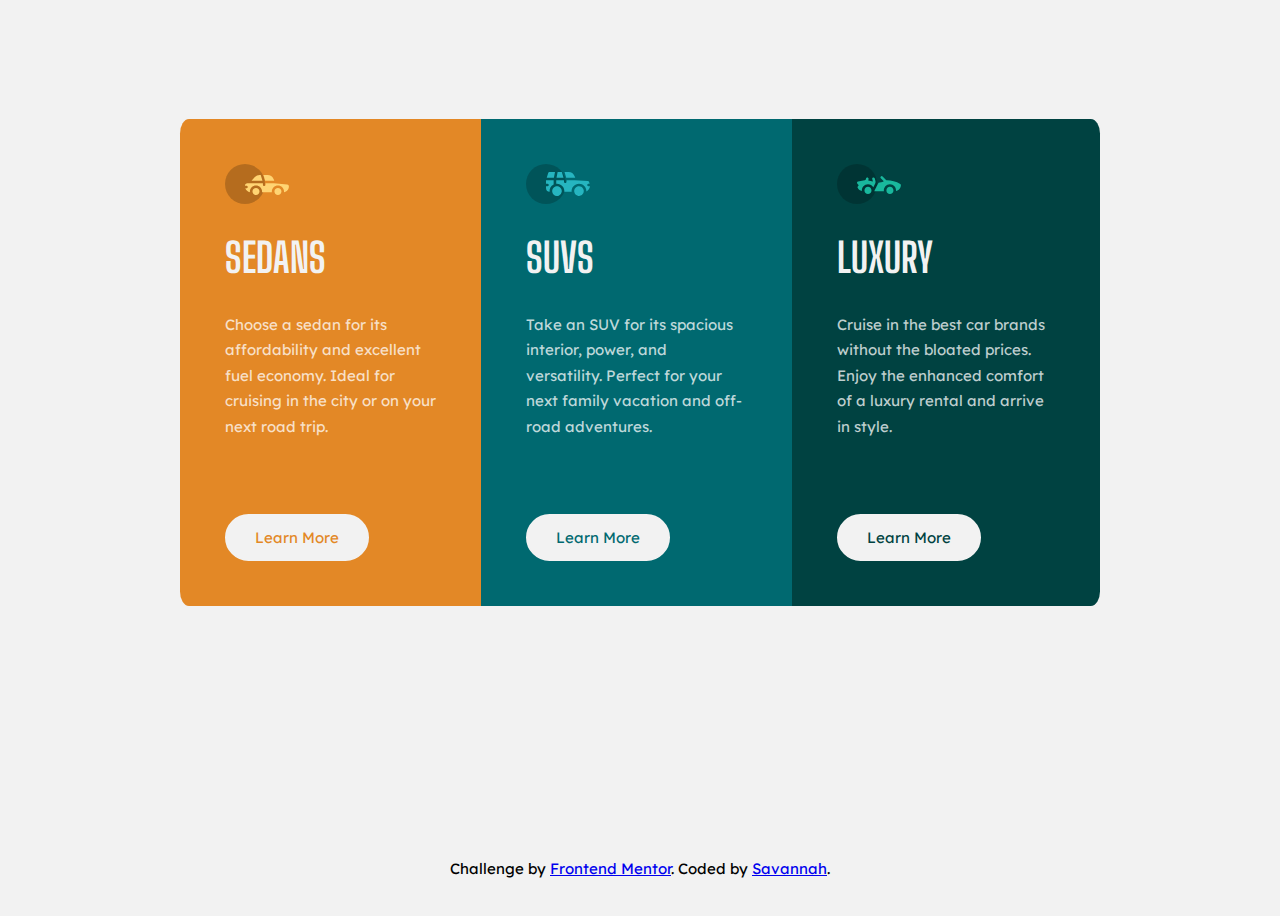
<file: 3-column-component/index.html>
<!DOCTYPE html>
<html lang="en">
<head>
  <meta charset="UTF-8">
  <meta name="viewport" content="width=device-width, initial-scale=1.0"> <!-- displays site properly based on user's device -->
  <meta name="description" content="Frontend Mentor 3-column Challenge">
  <meta name="author" content="Savannah Holloway">

  <link rel="icon" type="image/png" sizes="32x32" href="./images/favicon-32x32.png">
  <link rel="stylesheet" href="style.css">

  <link rel="preconnect" href="https://fonts.googleapis.com">
  <link rel="preconnect" href="https://fonts.gstatic.com" crossorigin>
  <link href="https://fonts.googleapis.com/css2?family=Big+Shoulders+Display:wght@600&family=Lexend+Deca&display=swap" rel="stylesheet">


  
  <title>Frontend Mentor | 3-column preview card component</title>
</head>

<body>

  <main>

    <div class="flex-container">

    <section class="sedan flex-item">
      <img src="images/icon-sedans.svg" alt="Icon representing a sedan"/>
      <h2>Sedans</h2>
      <p>Choose a sedan for its affordability and excellent fuel economy. Ideal for cruising in the city 
      or on your next road trip.</p>
      <button>Learn More</button>
    </section>

    <section class="suv flex-item">
      <img src="images/icon-suvs.svg" alt="Icon representing an SUV"/>
      <h2>SUVs</h2>
      <p>Take an SUV for its spacious interior, power, and versatility. Perfect for your next family vacation 
      and off-road adventures.</p>
      <button>Learn More</button>
    </section>

    <section class="luxury flex-item">
      <img src="images/icon-luxury.svg" alt="Icon representing a luxury vehicle"/>
      <h2>Luxury</h2>
      <p>Cruise in the best car brands without the bloated prices. Enjoy the enhanced comfort of a luxury 
      rental and arrive in style.</p>
      <button>Learn More</button>
    </section>

    </div> <!--Flex Container-->

  </main>

  <footer>
    <p>Challenge by <a href="https://www.frontendmentor.io?ref=challenge" target="_blank">Frontend Mentor</a>. Coded by <a href="#">Savannah</a>.</p>
  </footer>

</body>
</html>
</file>
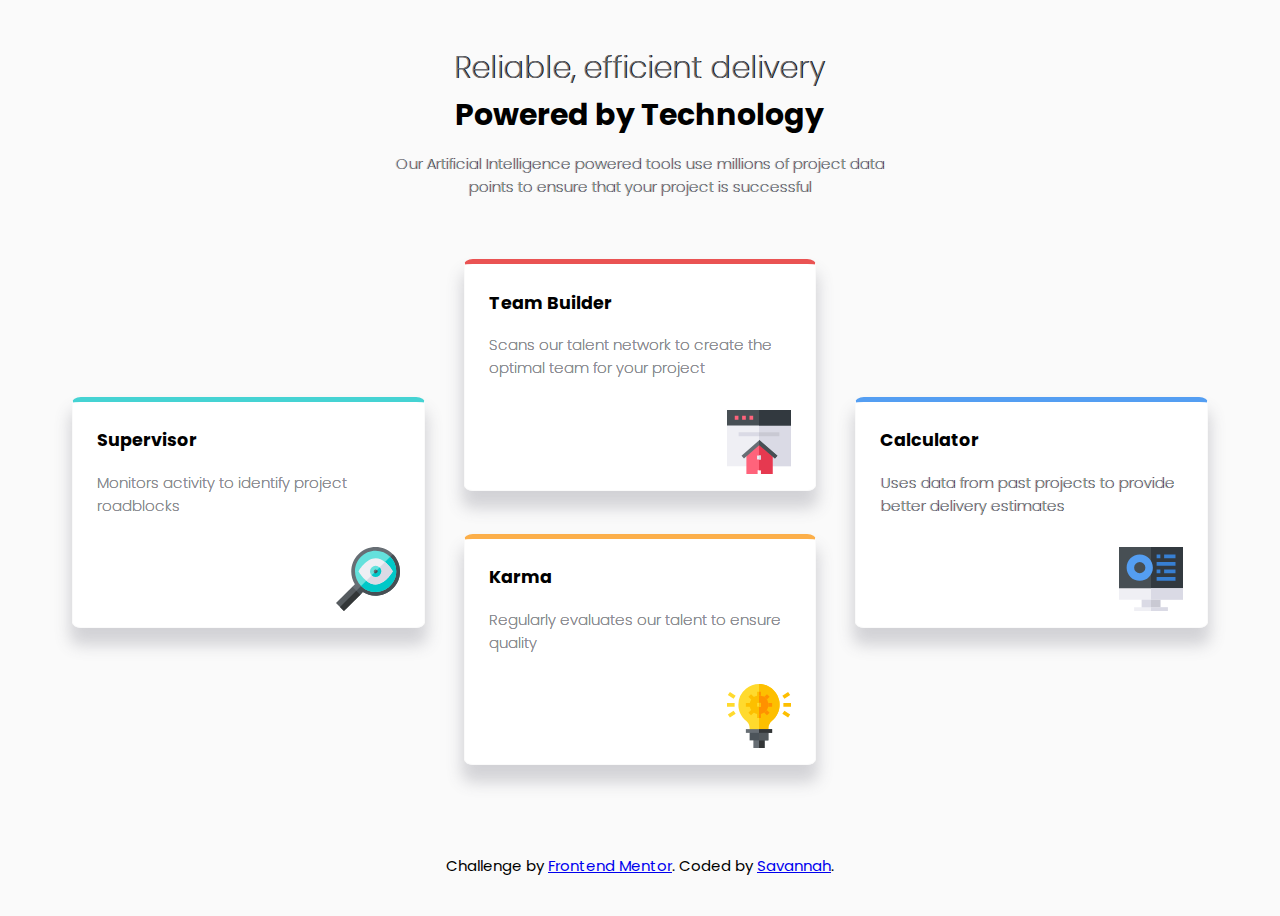
<file: four-card-feature-section/index.html>
<!DOCTYPE html>
<html lang="en">
<head>
  <meta charset="UTF-8">
  <meta name="viewport" content="width=device-width, initial-scale=1.0"> <!-- displays site properly based on user's device -->
  <meta name="description" content="Multi-column layout practice exercise">
  <meta name="author" content="Savannah Holloway">
  <link rel="icon" type="image/png" sizes="32x32" href="./images/favicon-32x32.png">

  <link rel="stylesheet" href="style.css">

  <link rel="preconnect" href="https://fonts.googleapis.com">
  <link rel="preconnect" href="https://fonts.gstatic.com" crossorigin>
  <link href="https://fonts.googleapis.com/css2?family=Poppins:wght@200;400;600&display=swap" rel="stylesheet">
  
  <title>Frontend Mentor | Four card feature section</title>
</head>

<body>
  
  <main class="grid-container">
    <div class="row1">
      <section class="heading">
        <h2 class="light-font">Reliable, efficient delivery</h2>
        <h2>Powered by Technology</h2>
        <p class="light-font">Our Artificial Intelligence powered tools use millions of project data points 
        to ensure that your project is successful</p>
      </section>
    </div>

    <div class="row2">
      <section class="box supervisor">
        <h3>Supervisor</h3>
        <p class="light-font">Monitors activity to identify project roadblocks</p>
        <img src="images/icon-supervisor.svg" alt="Magnifying glass with an eye">
      </section>
    </div>
    

    <div class="row3">
      <section class="box team">
          <h3>Team Builder</h3>
          <p class="light-font">Scans our talent network to create the optimal team for your project</p>
          <img src="images/icon-team-builder.svg" alt="House with a browser screen in the background">
        </section>
    </div>
  
    <div class="row4">
      <section class="box karma">
        <h3>Karma</h3>
        <p class="light-font">Regularly evaluates our talent to ensure quality</p>
        <img src="images/icon-karma.svg" alt="Illuminated lightbulb">
      </section>
    </div>
  
    <div class="row5">
      <section class="box calculator">
        <h3>Calculator</h3>
        <p class="light-font">Uses data from past projects to provide better delivery estimates</p>
        <img src="images/icon-calculator.svg" alt="Desktop computer screen">
      </section>
    </div>
  
    <div class="row6">
      <footer>
        <p class="attribution">Challenge by <a href="https://www.frontendmentor.io?ref=challenge" target="_blank">Frontend Mentor</a>. Coded by <a href="#">Savannah</a>.</p>
      </footer>
    </div>

</main>
</body>
</html>
</file>
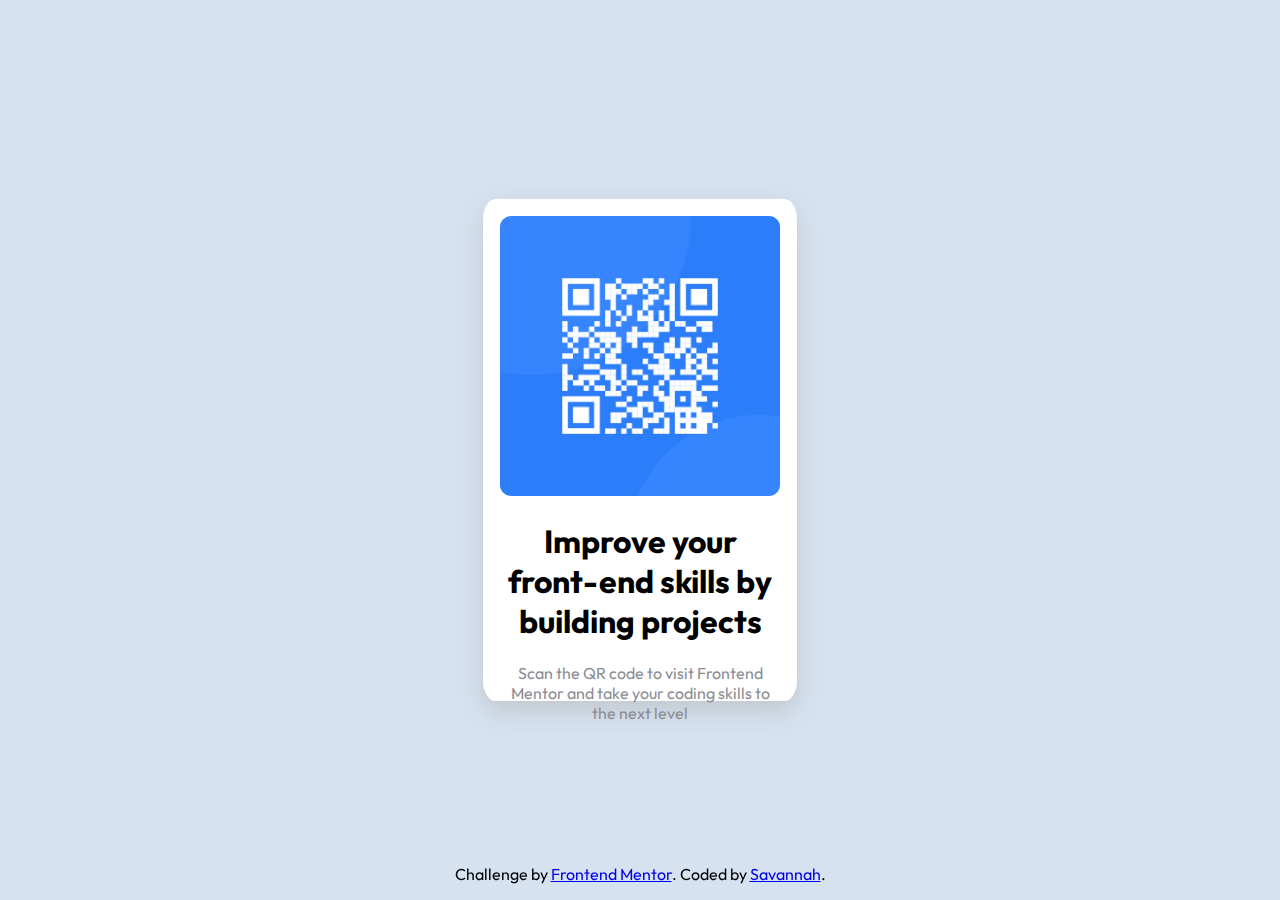
<file: qrcomponent/index.html>
<!DOCTYPE html>
<html lang="en">
<head>
  <meta charset="UTF-8">
  <meta name="viewport" content="width=device-width, initial-scale=1.0"> <!-- displays site properly based on user's device -->

  <link rel="icon" type="image/png" sizes="32x32" href="./images/favicon-32x32.png">

    <link rel="stylesheet" type="text/css" href="style.css" /> 
   
    <link rel="preconnect" href="https://fonts.googleapis.com">
<link rel="preconnect" href="https://fonts.gstatic.com" crossorigin>
<link href="https://fonts.googleapis.com/css2?family=Outfit:wght@400;700&display=swap" rel="stylesheet">
    
  <title>Frontend Mentor | QR code component</title>
</head>

<body>

  <main>
    <section id="white-box" class="center">
      <img src="images/image-qr-code.png" alt="QR Code for Frontend Mentor" class="responsive-image"/>
       <h1 id="improve">Improve your front-end skills by building projects</h1>
        <p id="scan">Scan the QR code to visit Frontend Mentor and take your coding skills to the next level</p>
      </section>
    </main>
  
  <footer class="attribution" class="center">
    <p>Challenge by <a href="https://www.frontendmentor.io?ref=challenge" target="_blank">Frontend Mentor</a>. Coded by <a href="#">Savannah</a>.</p>
  </footer>
    
</body>
</html>
</file>
<file: 3-column-component/style.css>
/* General + Mobile */

body{
    font-family: 'Lexend Deca', sans-serif;
    font-size: 15px;
    color: hsl(0, 0%, 95%); 
    background-color: hsl(0, 0%, 95%);

    /*Sticky Footer*/
    display: flex;
    flex-direction: column;
    min-height: 100vh;
}

h2{
    font-family: 'Big Shoulders Display', cursive;
    text-transform: uppercase;
    font-size: 2.7em;
}

p{
    color: hsla(0, 0%, 100%, 0.75);
}

main {
    padding: 1.5em;
}

section{
    padding: 2em;
    line-height: 1.7em;
}

.sedan{
    background-color:hsl(31, 77%, 52%);
    border-top-right-radius: 3%;
    border-top-left-radius: 3%;
}

.suv{
    background-color:hsl(184, 100%, 22%);
}

.luxury{
    background-color:hsl(179, 100%, 13%);
    border-bottom-right-radius: 3%;
    border-bottom-left-radius: 3%;
}

button{
    -webkit-border-radius: 28;
    -moz-border-radius: 28;
    border-radius: 28px; 
    font-family: 'Lexend Deca', sans-serif;
    font-size: 15px;
    background: #F2F2F2;
    padding: 12px 28px 12px 28px;
    text-decoration: none;
    border-color: #F2F2F2;
    border-style: solid;
    margin-top: 1em;
}

.flex-item button:hover{
    background-color: transparent;
    color: #F2F2F2;
}

.sedan button{
    color:hsl(31, 77%, 52%);
}

.suv button{
    color:hsl(184, 100%, 22%);
}

.luxury button{
    color:hsl(179, 100%, 13%);
}



footer{
    margin-top: auto; /*Sticky Footer*/
    padding: 1em 0 1em 0;
}
       
footer p{
    padding: 0px 15px 0px 15px;
    text-align: center;
    color: #000;
}

/* Flex Mobile */
.flex-container {
    display: -ms-flexbox;
    display: -webkit-flex;
    display: flex;
    -webkit-flex-direction: column;
    -ms-flex-direction: column;
    flex-direction: column;
    -webkit-flex-wrap: nowrap;
    -ms-flex-wrap: nowrap;
    flex-wrap: nowrap;
    -webkit-justify-content: center;
    -ms-flex-pack: center;
    justify-content: center;
    -webkit-align-content: center;
    -ms-flex-line-pack: center;
    align-content: center;
    -webkit-align-items: center;
    -ms-flex-align: center;
    align-items: center;
    }

.flex-item:nth-child(1) {
    -webkit-order: 0;
    -ms-flex-order: 0;
    order: 0;
    -webkit-flex: 0 1 auto;
    -ms-flex: 0 1 auto;
    flex: 0 1 auto;
    -webkit-align-self: auto;
    -ms-flex-item-align: auto;
    align-self: auto;
    }

.flex-item:nth-child(2) {
    -webkit-order: 0;
    -ms-flex-order: 0;
    order: 0;
    -webkit-flex: 0 1 auto;
    -ms-flex: 0 1 auto;
    flex: 0 1 auto;
    -webkit-align-self: auto;
    -ms-flex-item-align: auto;
    align-self: auto;
    }

.flex-item:nth-child(3) {
    -webkit-order: 0;
    -ms-flex-order: 0;
    order: 0;
    -webkit-flex: 0 1 auto;
    -ms-flex: 0 1 auto;
    flex: 0 1 auto;
    -webkit-align-self: auto;
    -ms-flex-item-align: auto;
    align-self: auto;
    }

/* Flex Mobile */

/* Tablet + Desktop*/

@media only screen and (min-width: 825px){
    
    main{
        margin: auto;
        max-width: 57.5rem;
        padding: 0;
    }
    section {
        padding: 3em;
    }
    section p{
        padding: .5em 0 3em 0;
    }
    .sedan{
        border-top-left-radius: 3%;
        border-top-right-radius: 0%;
        border-bottom-left-radius: 3%;
        border-bottom-right-radius: 0%;
    }
    
    .luxury{
        background-color:hsl(179, 100%, 13%);
        border-top-right-radius: 3%;
        border-top-left-radius: 0%;
        border-bottom-right-radius: 3%;
        border-bottom-left-radius: 0%;
    }
    
    /* Flex */
    .flex-container {
        display: -ms-flexbox;
        display: -webkit-flex;
        display: flex;
        -webkit-flex-direction: row;
        -ms-flex-direction: row;
        flex-direction: row;
        -webkit-flex-wrap: nowrap;
        -ms-flex-wrap: nowrap;
        flex-wrap: nowrap;
        -webkit-justify-content: center;
        -ms-flex-pack: center;
        justify-content: center;
        -webkit-align-content: center;
        -ms-flex-line-pack: center;
        align-content: center;
        -webkit-align-items: center;
        -ms-flex-align: center;
        align-items: center;

        }
    
    .flex-item:nth-child(1) {
        -webkit-order: 0;
        -ms-flex-order: 0;
        order: 0;
        -webkit-flex: 0 1 auto;
        -ms-flex: 0 1 auto;
        flex: 0 1 auto;
        -webkit-align-self: auto;
        -ms-flex-item-align: auto;
        align-self: auto;
        }
    
    .flex-item:nth-child(2) {
        -webkit-order: 0;
        -ms-flex-order: 0;
        order: 0;
        -webkit-flex: 0 1 auto;
        -ms-flex: 0 1 auto;
        flex: 0 1 auto;
        -webkit-align-self: auto;
        -ms-flex-item-align: auto;
        align-self: auto;
        }
    
    .flex-item:nth-child(3) {
        -webkit-order: 0;
        -ms-flex-order: 0;
        order: 0;
        -webkit-flex: 0 1 auto;
        -ms-flex: 0 1 auto;
        flex: 0 1 auto;
        -webkit-align-self: auto;
        -ms-flex-item-align: auto;
        align-self: auto;
        }
    /* Flex */
}
</file>
<file: four-card-feature-section/style.css>
body{
    font-family: 'Poppins', sans-serif;
    background-color: hsl(0, 0%, 98%);
    font-size: 15px;
}

.light-font{
    color: hsl(229, 6%, 66%);
    font-weight: 200;
    text-shadow: .2px .2px#000;
}

.heading{
   padding: 1.5rem .5rem 2.5rem .5rem;
   justify-items: center;
   text-align: center;
}

.heading h2{
    line-height: 75%;
}

.box{
    padding: .5rem 1.5rem 5rem 1.5rem;
    background-color: #fff;
    margin: 5% 5%;
    border: solid 1px hsl(0, 0%, 98%);
    border-radius: 2.5%;
    -webkit-box-shadow: 0px 15px 16px 2px rgba(76,78,97,0.23);
    -moz-box-shadow: 0px 15px 16px 2px rgba(76,78,97,0.23);
    box-shadow: 0px 15px 16px 2px rgba(76,78,97,0.23);
}

.box p{
    margin-bottom: 10%;
}

img{
    float: right;
}

.supervisor{
    border-top: 5px solid hsl(180, 62%, 55%);
}

.team{
    border-top:5px solid hsl(0, 78%, 62%);
}

.karma{
    border-top:5px solid hsl(34, 97%, 64%);
}

.calculator{
    border-top:5px solid hsl(212, 86%, 64%);
}

footer{
    align-self: end;
    text-align: center;
    padding: 1rem;
}

/* Grid */

.grid-container {
    display: grid;
    grid-template-columns: 1fr;
    grid-template-rows: repeat(5, .92fr) .5fr;
    grid-column-gap: 0;
    grid-row-gap: 0;

    min-height: 100vh;
}

.row1 { grid-area: 1 / 1 / 2 / 2; }
.row2 { grid-area: 2 / 1 / 3 / 2; }
.row3 { grid-area: 3 / 1 / 4 / 2; }
.row4 { grid-area: 4 / 1 / 5 / 2; }
.row5 { grid-area: 5 / 1 / 6 / 2; }
.row6 { 
    grid-area: 6 / 1 / 7 / 2; 
    display: grid;
    align-items: end;
}

/* Grid */

@media only screen and (min-width: 768px) {
    
    /*Grid*/
    .row1{
        grid-area: header;
    }

    .row2{
        grid-area: supervisor;
    }

    .row3{
        grid-area: team;
    }

    .row4{
        grid-area: karma;
    }

    .row5{
        grid-area: calculator;
    }

    .row6{
        grid-area: footer
    }

    .grid-container{
        display: grid;
        grid-template-columns: 1fr 0 1fr 0 1fr;
        grid-template-rows: auto;
        grid-template-areas: 
        "header header header header header"
        ". . team . ."
        "supervisor . team . calculator"
        "supervisor . karma . calculator"
        ". . karma . . "
        "footer footer footer footer footer";
        
        max-width: 1175px;
        margin:auto;
    }
    /*Grid*/  

      .heading h2{
        font-size: 2em;
      }

      h2.light-font{
        color:hsl(231, 3%, 44%);
      }

    .heading p{
        margin: 0 10rem;
      }

      .row6{
        align-items: end;
      }
      
}

@media only screen and (min-width: 975px) {

    .heading p{
        margin: 0 20rem;
      }

    footer{
        padding-top: 3rem;
    }
    
}
</file>
<file: qrcomponent/style.css>
body{
    background-color: hsl(212, 45%, 89%);
    font-family: 'Outfit', sans-serif;
}

.center{
    margin: 0;
    position: absolute;
    top: 50%;
    left: 50%;
    -ms-transform: translate(-50%, -50%);
    transform: translate(-50%, -50%);
    text-align: center;
}

.responsive-image{
    max-width: 100%;
    height: auto;
    border-radius: 4%;
}

main{ 
}

#white-box{
    background-color: hsl(0, 0%, 100%);
    width: 280px; 
    height: 485px;
    padding: 17px 17px 0px 17px;
    border-radius: 4%; 
    -webkit-box-shadow: 0px 10px 22px 0px rgba(178,178,178,0.56); 
    box-shadow: 0px 10px 22px 0px rgba(178,178,178,0.56);
    
}

#improve{
    
}

#scan{
    color: #8A8D94;
    margin: 0px 6px 0px 6px;
}

footer{
    position: fixed;
    left: 0;
    bottom: 0;
    width: 100%;
}

footer p{
    padding: 0px 15px 0px 15px;
    text-align: center;
}
</file>
